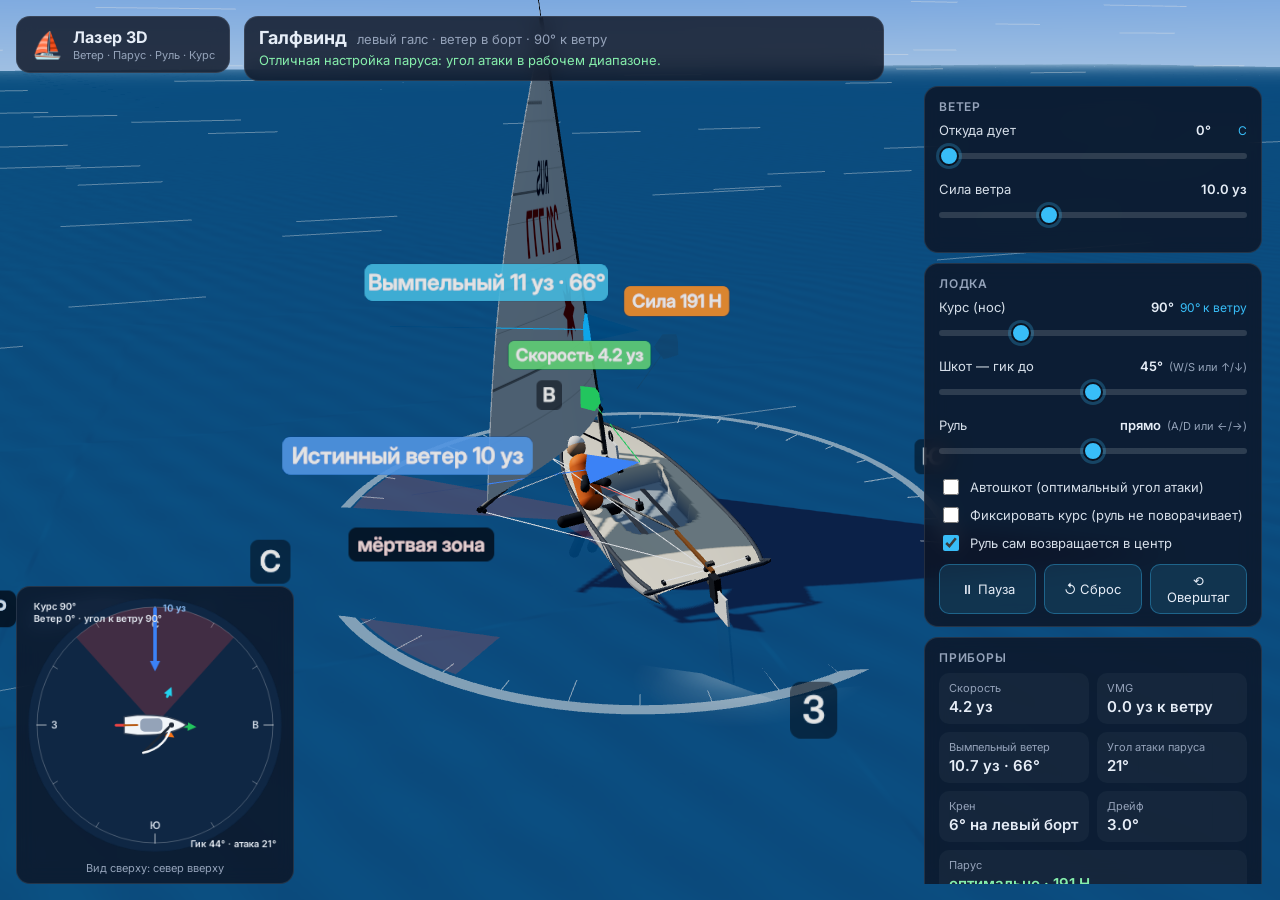
<file: laser-sailing-sim/index.html>
<!doctype html>
<html lang="ru">
<head>
<meta charset="utf-8">
<meta name="viewport" content="width=device-width, initial-scale=1, maximum-scale=1">
<title>Лазер 3D — как управлять швертботом</title>
<meta name="description" content="Интерактивный 3D-тренажёр: ветер, парус, руль и курс швертбота класса Лазер.">
<link rel="preconnect" href="https://fonts.googleapis.com">
<link href="https://fonts.googleapis.com/css2?family=Inter:wght@400;500;600;700&display=swap" rel="stylesheet">
<link rel="stylesheet" href="style.css">
<script type="importmap">
{
  "imports": {
    "three": "./vendor/three.module.min.js",
    "three/addons/controls/OrbitControls.js": "./vendor/OrbitControls.js"
  }
}
</script>
</head>
<body>
<div id="app">
  <canvas id="scene"></canvas>

  <header id="topbar">
    <div class="brand">
      <span class="logo">⛵</span>
      <div>
        <div class="title">Лазер&nbsp;3D</div>
        <div class="subtitle">Ветер · Парус · Руль · Курс</div>
      </div>
    </div>
    <div id="status" class="status">
      <div class="status-main">
        <span id="pos-name" class="pos-name">Галфвинд</span>
        <span id="tack-name" class="tack">правый галс</span>
      </div>
      <div id="hint" class="hint">Подтяните шкот, пока парус не перестанет заполаскивать</div>
    </div>
    <button id="btn-panel" class="icon-btn" title="Показать/скрыть панель">☰</button>
  </header>

  <aside id="panel">
    <section class="card">
      <h2>Ветер</h2>
      <label class="row">
        <span>Откуда дует <b id="v-windFrom">0°</b> <i id="v-windName">С</i></span>
        <input type="range" id="windFrom" min="0" max="359" step="1" value="0">
      </label>
      <label class="row">
        <span>Сила ветра <b id="v-windSpeed">10 уз</b></span>
        <input type="range" id="windSpeed" min="2" max="25" step="0.5" value="10">
      </label>
    </section>

    <section class="card">
      <h2>Лодка</h2>
      <label class="row">
        <span>Курс (нос) <b id="v-heading">90°</b> <i id="v-twa"></i></span>
        <input type="range" id="heading" min="0" max="359" step="1" value="90">
      </label>
      <label class="row">
        <span>Шкот — гик до <b id="v-sheet">45°</b> <small>(W/S или ↑/↓)</small></span>
        <input type="range" id="sheet" min="0" max="90" step="1" value="45">
      </label>
      <label class="row">
        <span>Руль <b id="v-rudder">прямо</b> <small>(A/D или ←/→)</small></span>
        <input type="range" id="rudder" min="-35" max="35" step="1" value="0" class="center">
      </label>
      <div class="checks">
        <label><input type="checkbox" id="autoSheet"> Автошкот (оптимальный угол атаки)</label>
        <label><input type="checkbox" id="lockHeading"> Фиксировать курс (руль не поворачивает)</label>
        <label><input type="checkbox" id="rudderReturn" checked> Руль сам возвращается в центр</label>
      </div>
      <div class="btns">
        <button id="btn-pause" class="btn">⏸ Пауза</button>
        <button id="btn-reset" class="btn">↺ Сброс</button>
        <button id="btn-tack" class="btn" title="Автоматически повернуть оверштаг">⟲ Оверштаг</button>
      </div>
    </section>

    <section class="card">
      <h2>Приборы</h2>
      <div class="grid">
        <div class="stat"><span>Скорость</span><b id="s-speed">0.0 уз</b></div>
        <div class="stat"><span>VMG</span><b id="s-vmg">0.0 уз</b></div>
        <div class="stat"><span>Вымпельный ветер</span><b id="s-aws">10 уз · 90°</b></div>
        <div class="stat"><span>Угол атаки паруса</span><b id="s-aoa">0°</b></div>
        <div class="stat"><span>Крен</span><b id="s-heel">0°</b></div>
        <div class="stat"><span>Дрейф</span><b id="s-leeway">0°</b></div>
        <div class="stat wide"><span>Парус</span><b id="s-sail">—</b></div>
      </div>
    </section>

    <section class="card">
      <h2>Вид</h2>
      <div class="seg" id="cam-seg">
        <button data-cam="chase" class="active">За лодкой</button>
        <button data-cam="top">Сверху</button>
        <button data-cam="side">Сбоку</button>
        <button data-cam="free">Свободно</button>
      </div>
      <div class="checks">
        <label><input type="checkbox" id="showTrue" checked> <span class="sw" style="--c:#3b82f6"></span>Истинный ветер</label>
        <label><input type="checkbox" id="showApp" checked> <span class="sw" style="--c:#22d3ee"></span>Вымпельный ветер</label>
        <label><input type="checkbox" id="showVel" checked> <span class="sw" style="--c:#22c55e"></span>Скорость лодки</label>
        <label><input type="checkbox" id="showForce" checked> <span class="sw" style="--c:#f97316"></span>Сила на парусе</label>
        <label><input type="checkbox" id="showNoGo" checked> <span class="sw" style="--c:#ef4444"></span>Мёртвая зона</label>
        <label><input type="checkbox" id="showStreaks" checked> Струи ветра</label>
      </div>
    </section>

    <section class="card">
      <details>
        <summary>Как это работает</summary>
        <div class="theory">
          <p><b>Ветер</b> задаётся компасным направлением, <em>откуда</em> он дует. Синяя стрелка — истинный ветер. Голубая — вымпельный: тот, что чувствует парус с учётом хода лодки. Чем быстрее лодка, тем сильнее вымпельный ветер заходит вперёд.</p>
          <p><b>Курсы относительно ветра.</b> Левентик (носом в ветер, ±45°) — мёртвая зона, парус полощет и лодка останавливается. Бейдевинд — острый курс против ветра, галфвинд — ветер в борт, бакштаг — ветер сзади-сбоку, фордевинд — ветер в корму.</p>
          <p><b>Шкот</b> ограничивает, насколько гик может уйти под ветер. Парус работает как крыло: нужен угол атаки ≈ 10–25° к вымпельному ветру. Если шкот перетравлен — парус заполаскивает (нет тяги). Если перебран — поток срывается, тяга падает, крен растёт. На фордевинде парус стоит поперёк и работает как парашют.</p>
          <p><b>Руль.</b> Лодка поворачивает туда, куда переложено перо руля. Румпель при этом двигается в <em>противоположную</em> сторону: румпель влево — лодка направо. Руль работает только на ходу: без скорости лодка не слушается.</p>
          <p><b>Галс</b> определяется бортом, с которого дует ветер: ветер справа — правый галс (гик слева). Поворот носом через ветер — оверштаг, кормой — фордевинд (гик резко перелетает!).</p>
          <p><b>Крен и откренивание.</b> Боковая сила на парусе кренит лодку; матрос откренивает, вывешиваясь на наветренный борт. Накренённая лодка сама приводится к ветру — приходится держать руль.</p>
          <p><b>VMG</b> — скорость сближения с ветром (или удаления от него): на лавировке максимум VMG обычно в остром бейдевинде ~45°, а не в самом остром курсе.</p>
        </div>
      </details>
    </section>
    <footer class="foot">Мышь/палец: вращать камеру · колесо: зум · Space — пауза · R — сброс · C — камера</footer>
  </aside>

  <div id="hud">
    <canvas id="minimap" width="300" height="300"></canvas>
    <div class="hud-cap">Вид сверху: север вверху</div>
  </div>

  <div id="touch">
    <div class="t-actions">
      <button id="t-pause" class="t-btn" title="Пауза">⏸</button>
      <button id="t-cam" class="t-btn" title="Камера">📷</button>
      <button id="t-tack" class="t-btn">⟲ Оверштаг</button>
      <button id="t-auto" class="t-btn">Автошкот</button>
      <button id="t-panel" class="t-btn" title="Настройки">☰</button>
    </div>
    <div class="t-wind">
      <button id="t-windL" class="t-btn">↺ −10°</button>
      <button id="t-windChip" class="t-chip">Ветер 0° С · 10 уз</button>
      <button id="t-windR" class="t-btn">+10° ↻</button>
    </div>
    <div class="t-pads">
      <div id="t-rudder" class="pad pad-h">
        <div class="pad-label"><span>← Руль →</span><b id="t-rudder-val">прямо</b></div>
        <div class="pad-track"><div class="pad-center"></div><div class="pad-thumb" id="t-rudder-thumb"></div></div>
        <div class="pad-sub">тяни влево/вправо — отпусти, вернётся</div>
      </div>
      <div id="t-sheet" class="pad pad-v">
        <div class="pad-label"><span>Шкот</span><b id="t-sheet-val">45°</b></div>
        <div class="pad-track"><div class="pad-thumb" id="t-sheet-thumb"></div></div>
        <div class="pad-sub">▲ подобрать<br>▼ потравить</div>
      </div>
    </div>
  </div>

  <div id="loading"><div class="spinner"></div><div>Загружаем лодку…</div></div>
</div>
<script type="module" src="js/main.js"></script>
</body>
</html>
</file>
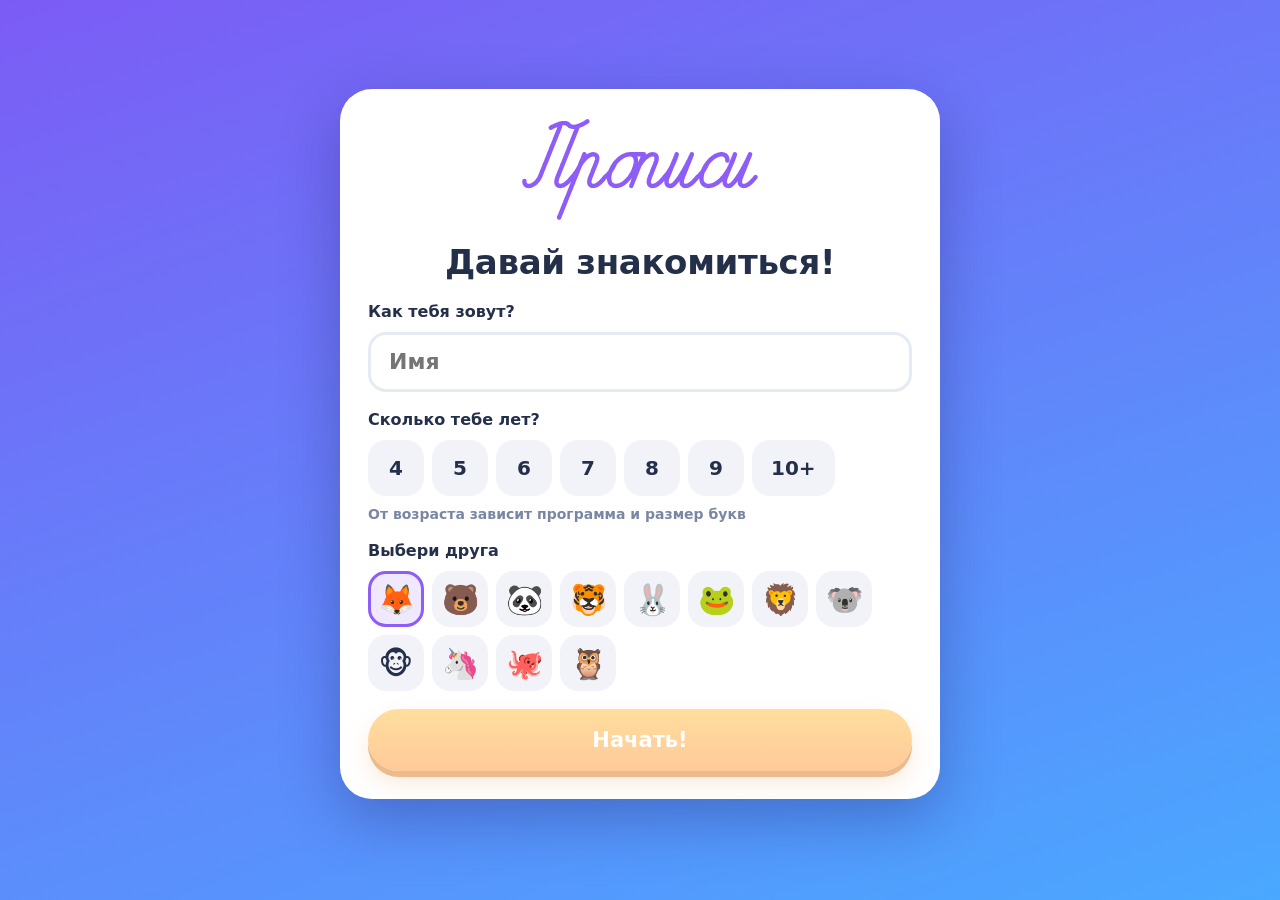
<file: propisi/index.html>
<!doctype html>
<html lang="ru">
<head>
<meta charset="utf-8">
<meta name="viewport" content="width=device-width, initial-scale=1, maximum-scale=1, user-scalable=no, viewport-fit=cover">
<title>Прописи — учимся писать буквы</title>
<meta name="description" content="Прописи для детей: печатные и прописные русские буквы, слова и предложения. Пишем стилусом на планшете.">
<meta name="theme-color" content="#7c5cf5">
<meta name="apple-mobile-web-app-capable" content="yes">
<meta name="mobile-web-app-capable" content="yes">
<meta name="apple-mobile-web-app-status-bar-style" content="black-translucent">
<meta name="apple-mobile-web-app-title" content="Прописи">
<meta name="format-detection" content="telephone=no">
<link rel="manifest" href="manifest.webmanifest">
<link rel="icon" href="icons/icon.svg" type="image/svg+xml">
<link rel="apple-touch-icon" href="icons/icon-180.png">
<link rel="stylesheet" href="css/style.css">
</head>
<body>
<div id="app"></div>
<noscript>Для работы прописей нужен JavaScript.</noscript>
<script type="module" src="js/app.js"></script>
</body>
</html>
</file>
<file: laser-sailing-sim/style.css>
:root{
  --bg:#0b1220; --panel:rgba(13,20,36,.82); --card:rgba(255,255,255,.04);
  --border:rgba(255,255,255,.1); --text:#e6edf7; --muted:#95a3ba; --accent:#38bdf8;
  --good:#22c55e; --warn:#f59e0b; --bad:#ef4444;
  --radius:14px;
}
*{box-sizing:border-box}
html,body{margin:0;height:100%;background:var(--bg);color:var(--text);font-family:Inter,system-ui,-apple-system,Segoe UI,Roboto,sans-serif;font-size:14px;overflow:hidden}
#app{position:relative;width:100%;height:100%}
#scene{position:absolute;inset:0;width:100%;height:100%;display:block;touch-action:none}

#topbar{position:absolute;left:16px;top:16px;right:16px;display:flex;align-items:flex-start;gap:14px;pointer-events:none;z-index:5}
#topbar>*{pointer-events:auto}
.brand{display:flex;align-items:center;gap:10px;background:var(--panel);backdrop-filter:blur(10px);border:1px solid var(--border);border-radius:var(--radius);padding:10px 14px}
.brand .logo{font-size:26px}
.brand .title{font-weight:700;font-size:16px;letter-spacing:.2px}
.brand .subtitle{color:var(--muted);font-size:11px;margin-top:1px}
.status{flex:1;max-width:640px;background:var(--panel);backdrop-filter:blur(10px);border:1px solid var(--border);border-radius:var(--radius);padding:10px 14px;min-width:0}
.status-main{display:flex;align-items:baseline;gap:10px;flex-wrap:wrap}
.pos-name{font-weight:700;font-size:18px}
.tack{color:var(--muted);font-size:13px}
.hint{margin-top:4px;font-size:13px;color:#cbd5e1;line-height:1.35}
.hint.good{color:#86efac}.hint.warn{color:#fcd34d}.hint.bad{color:#fca5a5}
.icon-btn{display:none;background:var(--panel);border:1px solid var(--border);color:var(--text);border-radius:12px;width:44px;height:44px;font-size:20px;cursor:pointer}

#panel{position:absolute;right:16px;top:86px;bottom:16px;width:340px;overflow-y:auto;display:flex;flex-direction:column;gap:10px;z-index:4;scrollbar-width:thin;padding-right:2px}
.card{background:var(--panel);backdrop-filter:blur(10px);border:1px solid var(--border);border-radius:var(--radius);padding:12px 14px}
.card h2{margin:0 0 8px;font-size:12px;text-transform:uppercase;letter-spacing:.8px;color:var(--muted);font-weight:600}
.row{display:block;margin:8px 0}
.row>span{display:flex;justify-content:space-between;align-items:baseline;gap:6px;font-size:13px;color:#d6dee9;margin-bottom:4px}
.row>span b{color:var(--text);font-weight:600;margin-left:auto}
.row>span i{color:var(--accent);font-style:normal;font-size:12px;min-width:30px;text-align:right}
.row>span small{color:var(--muted);font-size:11px}
input[type=range]{width:100%;appearance:none;height:28px;background:transparent;margin:0;cursor:pointer}
input[type=range]::-webkit-slider-runnable-track{height:6px;border-radius:3px;background:rgba(255,255,255,.14)}
input[type=range]::-moz-range-track{height:6px;border-radius:3px;background:rgba(255,255,255,.14)}
input[type=range]::-webkit-slider-thumb{appearance:none;width:20px;height:20px;border-radius:50%;background:var(--accent);border:2px solid #0b1220;margin-top:-7px;box-shadow:0 0 0 3px rgba(56,189,248,.25)}
input[type=range]::-moz-range-thumb{width:18px;height:18px;border-radius:50%;background:var(--accent);border:2px solid #0b1220}
input[type=range].center::-webkit-slider-runnable-track{background:linear-gradient(90deg,rgba(255,255,255,.14) 0 49%,rgba(255,255,255,.6) 49% 51%,rgba(255,255,255,.14) 51%)}
.checks{display:flex;flex-direction:column;gap:6px;margin-top:8px}
.checks label{display:flex;align-items:center;gap:8px;font-size:13px;color:#d6dee9;cursor:pointer}
.checks input{accent-color:var(--accent);width:16px;height:16px}
.sw{display:inline-block;width:14px;height:4px;border-radius:2px;background:var(--c);margin-right:2px}
.btns{display:flex;gap:8px;margin-top:10px;flex-wrap:wrap}
.btn{flex:1;min-width:90px;background:rgba(56,189,248,.14);border:1px solid rgba(56,189,248,.35);color:var(--text);border-radius:10px;padding:8px 10px;font-size:13px;cursor:pointer;font-family:inherit}
.btn:hover{background:rgba(56,189,248,.26)}
.btn.active{background:var(--accent);color:#06121f;font-weight:600}
.grid{display:grid;grid-template-columns:1fr 1fr;gap:8px}
.stat{background:var(--card);border-radius:10px;padding:8px 10px;display:flex;flex-direction:column;gap:2px}
.stat span{font-size:11px;color:var(--muted)}
.stat b{font-size:15px;font-weight:600}
.stat.wide{grid-column:1/-1}
.stat b.good{color:#86efac}.stat b.warn{color:#fcd34d}.stat b.bad{color:#fca5a5}
.seg{display:flex;background:rgba(255,255,255,.06);border-radius:10px;padding:3px;gap:3px}
.seg button{flex:1;background:transparent;border:0;color:var(--muted);padding:7px 4px;border-radius:8px;cursor:pointer;font-size:12px;font-family:inherit}
.seg button.active{background:var(--accent);color:#06121f;font-weight:600}
details summary{cursor:pointer;font-weight:600;font-size:13px;list-style:none;display:flex;align-items:center;gap:6px}
details summary::before{content:"▸";color:var(--accent);transition:transform .2s}
details[open] summary::before{transform:rotate(90deg)}
.theory{color:#cbd5e1;font-size:13px;line-height:1.5}
.theory p{margin:8px 0}
.theory b{color:var(--text)}
.foot{color:var(--muted);font-size:11px;text-align:center;padding:4px 6px 2px;line-height:1.4}

#hud{position:absolute;left:16px;bottom:16px;z-index:4;background:var(--panel);backdrop-filter:blur(10px);border:1px solid var(--border);border-radius:var(--radius);padding:8px}
#minimap{display:block;width:260px;height:260px;border-radius:10px}
.hud-cap{color:var(--muted);font-size:11px;text-align:center;margin-top:6px}

#loading{position:absolute;inset:0;display:flex;flex-direction:column;align-items:center;justify-content:center;gap:14px;background:var(--bg);z-index:20;color:var(--muted);transition:opacity .5s}
#loading.hide{opacity:0;pointer-events:none}
.spinner{width:36px;height:36px;border:3px solid rgba(255,255,255,.12);border-top-color:var(--accent);border-radius:50%;animation:spin 1s linear infinite}
@keyframes spin{to{transform:rotate(360deg)}}

/* ---------- сенсорное управление ---------- */
#touch{display:none;position:absolute;left:0;right:0;bottom:0;z-index:6;padding:8px 10px calc(10px + env(safe-area-inset-bottom));flex-direction:column;gap:8px;pointer-events:none}
#touch>*{pointer-events:auto}
.t-actions,.t-wind{display:flex;gap:6px;justify-content:center;flex-wrap:nowrap}
.t-btn{flex:0 1 auto;min-width:44px;height:42px;padding:0 12px;border-radius:12px;background:rgba(13,20,36,.78);backdrop-filter:blur(8px);border:1px solid var(--border);color:var(--text);font:600 13px Inter,system-ui,sans-serif;cursor:pointer;touch-action:manipulation;white-space:nowrap}
.t-btn.active{background:var(--accent);color:#06121f;border-color:transparent}
.t-chip{flex:1;height:42px;border-radius:12px;background:rgba(13,20,36,.78);backdrop-filter:blur(8px);border:1px solid rgba(59,130,246,.5);color:#bfdbfe;font:600 13px Inter,system-ui,sans-serif;touch-action:manipulation}
.t-pads{display:flex;gap:10px;align-items:stretch}
.pad{background:rgba(13,20,36,.78);backdrop-filter:blur(8px);border:1px solid var(--border);border-radius:16px;padding:8px 10px;display:flex;flex-direction:column;gap:6px;touch-action:none;user-select:none;-webkit-user-select:none}
.pad-h{flex:1}
.pad-v{width:96px;align-items:center}
.pad-label{display:flex;justify-content:space-between;align-items:baseline;font-size:12px;color:#cbd5e1;width:100%}
.pad-label b{color:var(--text);font-size:13px}
.pad-sub{font-size:10px;color:var(--muted);text-align:center;line-height:1.25}
.pad-track{position:relative;background:rgba(255,255,255,.1);border-radius:999px}
.pad-h .pad-track{height:56px;width:100%}
.pad-v .pad-track{width:56px;flex:1;min-height:120px}
.pad-center{position:absolute;left:50%;top:8px;bottom:8px;width:2px;margin-left:-1px;background:rgba(255,255,255,.35);border-radius:1px}
.pad-thumb{position:absolute;width:48px;height:48px;border-radius:50%;background:var(--accent);box-shadow:0 2px 10px rgba(0,0,0,.35),0 0 0 4px rgba(56,189,248,.22);top:50%;left:50%;transform:translate(-50%,-50%)}
.pad-v .pad-thumb{background:#f59e0b;box-shadow:0 2px 10px rgba(0,0,0,.35),0 0 0 4px rgba(245,158,11,.22)}
.pad.active .pad-track{background:rgba(255,255,255,.18)}
#hud.min #minimap{display:none}
#hud.min .hud-cap{display:block}

@media (max-width:900px), (pointer:coarse) and (max-width:1200px){
  #touch{display:flex}
  .icon-btn{display:none}
  #topbar{left:10px;right:10px;top:10px;flex-wrap:wrap;gap:6px}
  .brand{padding:6px 10px}
  .brand .logo{font-size:20px}
  .brand .title{font-size:14px}
  .brand .subtitle{display:none}
  .status{flex-basis:100%;max-width:none;padding:7px 10px}
  .pos-name{font-size:15px}
  .tack{font-size:11px}
  .hint{font-size:12px;margin-top:2px}
  #panel{top:auto;bottom:0;right:0;left:0;width:auto;max-height:70vh;padding:10px 12px calc(12px + env(safe-area-inset-bottom));background:rgba(9,14,26,.92);border-radius:var(--radius) var(--radius) 0 0;transform:translateY(calc(100% + 20px));transition:transform .3s;z-index:7}
  #panel::before{content:"";display:block;width:44px;height:4px;border-radius:2px;background:rgba(255,255,255,.3);margin:0 auto 2px}
  #panel.open{transform:none}
  #panel.open ~ #touch{display:none}
  #panel .card{background:rgba(255,255,255,.05)}
  #panel .foot{display:none}
  #hud{bottom:auto;top:118px;left:10px;padding:4px}
  #minimap{width:132px;height:132px}
  .hud-cap{display:none}
  #hud.min{padding:6px 10px}
  #hud.min .hud-cap{font-size:11px}
}
@media (max-width:900px) and (max-height:700px){
  #hud{display:none}
  .pad-v .pad-track{min-height:90px}
  .pad-sub{display:none}
}
</file>
<file: propisi/css/style.css>
:root {
  --bg1: #7c5cf5; --bg2: #4aa8ff; --ink: #24304a; --mute: #7a86a3; --card: #fff; --line: #e6eaf3;
  --r: 26px; --sh: 0 10px 30px rgba(40, 30, 110, .16); --c: #8e5cf7;
  --sat: env(safe-area-inset-top, 0px); --sab: env(safe-area-inset-bottom, 0px); --sal: env(safe-area-inset-left, 0px); --sar: env(safe-area-inset-right, 0px);
}
* { box-sizing: border-box; -webkit-tap-highlight-color: transparent; }
html, body { height: 100%; margin: 0; overscroll-behavior: none; }
body {
  font-family: ui-rounded, "SF Pro Rounded", "Nunito", "Segoe UI", system-ui, -apple-system, Roboto, sans-serif;
  color: var(--ink); background: linear-gradient(160deg, var(--bg1), var(--bg2)) fixed; font-size: 17px; line-height: 1.3;
  -webkit-user-select: none; user-select: none; -webkit-touch-callout: none; -webkit-text-size-adjust: 100%;
}
#app { height: 100%; }
button { font: inherit; color: inherit; border: 0; background: none; padding: 0; cursor: pointer; touch-action: manipulation; }
button:disabled { opacity: .45; }
h1 { font-size: clamp(24px, 4vw, 34px); margin: 0; font-weight: 800; letter-spacing: -.01em; }
h2 { font-size: 20px; margin: 26px 4px 12px; color: #fff; font-weight: 800; }
small { color: var(--mute); font-size: .8em; font-weight: 600; }
.ic { width: 1.4em; height: 1.4em; flex: none; }
.glyph { display: block; max-width: 100%; max-height: 100%; }

.screen { min-height: 100%; padding: calc(16px + var(--sat)) calc(20px + var(--sar)) calc(28px + var(--sab)) calc(20px + var(--sal)); max-width: 1180px; margin: 0 auto; }
.screen.center { display: flex; flex-direction: column; align-items: center; justify-content: center; gap: 22px; }

/* кнопки */
.round { width: 52px; height: 52px; border-radius: 50%; background: #fff; display: grid; place-items: center; box-shadow: 0 4px 14px rgba(40, 30, 110, .16); flex: none; transition: transform .12s; color: var(--ink); }
.round:active, .pill:active, .big:active, .go:active, .tile:active, .card:active, .hero:active, .who-card:active { transform: scale(.95); }
.round.ghost { box-shadow: none; background: #f1f3f9; }
.pill { height: 52px; padding: 0 18px; border-radius: 26px; background: #fff; display: inline-flex; align-items: center; gap: 8px; font-weight: 800; box-shadow: 0 4px 14px rgba(40, 30, 110, .16); transition: transform .12s; }
.pill.gold { background: #fff7d6; color: #a86a00; }
.big { min-height: 62px; padding: 0 34px; border-radius: 31px; background: linear-gradient(180deg, #ffb72b, #ff8a1f); color: #fff; font-weight: 800; font-size: 21px; display: inline-flex; align-items: center; justify-content: center; gap: 8px; box-shadow: 0 6px 0 #d96a00, 0 12px 22px rgba(217, 106, 0, .3); transition: transform .12s; }
.big:active { box-shadow: 0 2px 0 #d96a00; transform: translateY(4px); }
.link { color: var(--mute); font-weight: 700; padding: 10px 12px; display: inline-flex; gap: 6px; align-items: center; font-size: 15px; }
.link.danger { color: #e0457b; }

/* шапка */
.top { display: flex; align-items: center; gap: 12px; margin-bottom: 18px; }
.top-r { margin-left: auto; display: flex; gap: 10px; align-items: center; }
.me { display: flex; align-items: center; gap: 12px; text-align: left; color: #fff; min-width: 0; flex: 1; }
.me > span:last-child { min-width: 0; }
.me b { display: block; font-size: clamp(19px, 3vw, 26px); font-weight: 800; white-space: nowrap; overflow: hidden; text-overflow: ellipsis; }
.me small { color: rgba(255, 255, 255, .8); }
.ava { width: 60px; height: 60px; border-radius: 50%; background: #fff; display: grid; place-items: center; font-size: 36px; box-shadow: 0 4px 14px rgba(40, 30, 110, .2); flex: none; }
.ttl { color: #fff; min-width: 0; flex: 1; }
.ttl b { display: block; font-size: clamp(20px, 3vw, 28px); font-weight: 800; }
.ttl small { color: rgba(255, 255, 255, .85); }

/* главная */
.hero { width: 100%; display: flex; align-items: center; gap: 22px; padding: 20px 26px; border-radius: var(--r); background: #fff; box-shadow: var(--sh); text-align: left; transition: transform .12s; position: relative; overflow: hidden; }
.hero-art { width: 112px; height: 112px; border-radius: 26px; background: var(--c); padding: 18px; display: grid; place-items: center; flex: none; font-size: 54px; box-shadow: inset 0 -6px 0 rgba(0, 0, 0, .13); }
.hero-art .glyph { height: 100%; width: 100%; }
.hero-txt { flex: 1; min-width: 0; }
.hero-txt b { display: block; font-size: clamp(22px, 3.4vw, 32px); font-weight: 800; }
.hero-go { min-height: 58px; padding: 0 26px; border-radius: 29px; background: linear-gradient(180deg, #ffb72b, #ff8a1f); color: #fff; font-weight: 800; font-size: 20px; display: inline-flex; align-items: center; gap: 6px; box-shadow: 0 5px 0 #d96a00; animation: bob 1.6s ease-in-out infinite; }
@keyframes bob { 50% { transform: translateY(-4px); } }
.cards { display: grid; grid-template-columns: repeat(auto-fill, minmax(290px, 1fr)); gap: 16px; }
.card { background: #fff; border-radius: var(--r); box-shadow: var(--sh); display: flex; align-items: stretch; text-align: left; overflow: hidden; transition: transform .12s; min-height: 124px; }
.card-art { width: 112px; background: var(--c); padding: 20px 16px; display: grid; place-items: center; flex: none; box-shadow: inset -6px 0 0 rgba(0, 0, 0, .1); }
.card-art .glyph { width: 100%; max-height: 76px; }
.card-txt { padding: 16px 18px; flex: 1; min-width: 0; display: flex; flex-direction: column; justify-content: center; }
.card-txt b { font-size: 19px; font-weight: 800; overflow-wrap: anywhere; }
.card-txt em { font-style: normal; font-size: 13px; color: var(--mute); font-weight: 700; }
.bar { height: 10px; border-radius: 5px; background: #edf0f7; margin: 10px 0 5px; overflow: hidden; }
.bar i { display: block; height: 100%; background: var(--c); border-radius: 5px; min-width: 0; }
.cards.more .card { opacity: .93; }

/* раздел */
.tiles { display: grid; grid-template-columns: repeat(auto-fill, minmax(128px, 1fr)); gap: 14px; }
.tiles.wide { grid-template-columns: repeat(auto-fill, minmax(230px, 1fr)); }
.tile { position: relative; background: #fff; border-radius: 22px; box-shadow: 0 6px 18px rgba(40, 30, 110, .14); padding: 14px 10px 10px; display: flex; flex-direction: column; align-items: center; gap: 4px; min-height: 150px; transition: transform .12s; }
.tile .num { position: absolute; top: 8px; left: 12px; font-size: 12px; font-weight: 800; color: #b6bfd3; }
.tile-g { height: 68px; width: 100%; display: grid; place-items: center; padding: 0 8px; }
.tile-g .glyph { height: 68px; }
.tile-e { position: absolute; top: 6px; right: 8px; font-size: 22px; }
.tile-emoji { font-size: 46px; line-height: 1.15; }
.tile-t { font-weight: 800; font-size: 18px; text-align: center; }
.tile-s { font-size: 13px; color: var(--mute); font-weight: 700; text-align: center; }
.tile.next { outline: 4px solid #ffb72b; animation: pulse 1.6s ease-in-out infinite; }
@keyframes pulse { 50% { box-shadow: 0 0 0 9px rgba(255, 183, 43, .35); } }
.tile.done { background: #fffdf2; }
.stars { display: inline-flex; gap: 2px; margin-top: auto; }
.stars i { font-style: normal; color: #dfe4ee; font-size: 20px; line-height: 1; }
.stars i.on { color: #ffbe1a; text-shadow: 0 1px 0 #d99400; }
.stars.huge i { font-size: clamp(52px, 9vw, 76px); }
.stars.huge i.on { animation: starin .5s cubic-bezier(.3, 1.8, .5, 1) backwards; }
.stars.huge i:nth-child(2) { animation-delay: .22s; transform: translateY(-10px); }
.stars.huge i:nth-child(3) { animation-delay: .44s; }
@keyframes starin { from { transform: scale(0) rotate(-40deg); opacity: 0; } }

/* альбом */
.stickers { display: grid; grid-template-columns: repeat(auto-fill, minmax(104px, 1fr)); gap: 12px; }
.sticker { background: rgba(255, 255, 255, .35); border: 3px dashed rgba(255, 255, 255, .7); border-radius: 22px; padding: 12px 6px; text-align: center; color: #fff; }
.sticker span { display: block; font-size: 44px; line-height: 1.2; opacity: .7; font-weight: 800; }
.sticker b { display: block; font-size: 18px; }
.sticker small { color: inherit; opacity: .85; }
.sticker.got { background: #fff; border: 3px solid #fff; color: var(--ink); box-shadow: 0 6px 18px rgba(40, 30, 110, .14); transform: rotate(-1.5deg); }
.sticker.got:nth-child(2n) { transform: rotate(1.5deg); }
.sticker.got span { opacity: 1; }
.sticker.got small { color: var(--mute); }

/* профили и формы */
.logo { width: min(340px, 70vw); }
.who h1 { color: #fff; }
.who-list { display: flex; flex-wrap: wrap; gap: 16px; justify-content: center; }
.who-card { width: 168px; padding: 20px 12px; border-radius: var(--r); background: #fff; box-shadow: var(--sh); display: flex; flex-direction: column; align-items: center; gap: 6px; transition: transform .12s; }
.who-card .ava { width: 84px; height: 84px; font-size: 52px; background: #f3f0ff; box-shadow: none; }
.who-card b { font-size: 20px; font-weight: 800; }
.who-card.add { background: rgba(255, 255, 255, .25); color: #fff; border: 3px dashed rgba(255, 255, 255, .8); box-shadow: none; }
.who-card.add .ava { background: rgba(255, 255, 255, .3); color: #fff; font-size: 30px; }
.panel { background: #fff; border-radius: 32px; box-shadow: 0 20px 60px rgba(30, 20, 90, .3); padding: 28px; position: relative; width: min(600px, 100%); }
.form { display: flex; flex-direction: column; gap: 18px; align-items: stretch; text-align: center; }
.form .logo { margin: 0 auto; width: min(240px, 60vw); }
.corner { position: absolute; top: 16px; left: 16px; z-index: 2; }
.fld { display: flex; flex-direction: column; gap: 9px; text-align: left; }
.fld > span { font-weight: 800; font-size: 16px; }
.fld input:not([type=checkbox]) { font: inherit; font-size: 22px; font-weight: 700; padding: 13px 18px; border-radius: 18px; border: 3px solid var(--line); outline: none; color: var(--ink); -webkit-user-select: text; user-select: text; width: 100%; }
.fld input:focus { border-color: #8e5cf7; }
.chips { display: flex; flex-wrap: wrap; gap: 8px; }
.chips button { min-width: 56px; height: 56px; padding: 0 16px; border-radius: 18px; background: #f1f3f9; font-weight: 800; font-size: 20px; border: 3px solid transparent; }
.chips.avas button { font-size: 30px; padding: 0; width: 56px; }
.chips button.on { background: #efe8ff; border-color: #8e5cf7; color: #5a2fd0; }
.hint { margin: 0; color: var(--mute); font-size: 14px; font-weight: 600; }
.sw { display: flex; align-items: center; gap: 12px; font-weight: 700; padding: 5px 0; }
.sw input { position: absolute; opacity: 0; }
.sw i { width: 54px; height: 32px; border-radius: 16px; background: #d9deea; position: relative; transition: .2s; flex: none; }
.sw i::after { content: ''; position: absolute; top: 3px; left: 3px; width: 26px; height: 26px; border-radius: 50%; background: #fff; transition: .2s; box-shadow: 0 2px 5px rgba(0, 0, 0, .2); }
.sw input:checked + i { background: #2fc27c; }
.sw input:checked + i::after { left: 25px; }
.row-btns { display: flex; flex-wrap: wrap; justify-content: center; gap: 4px; }

/* урок */
.lesson { height: 100%; min-height: 0; max-width: none; display: flex; flex-direction: column; gap: 10px; padding: calc(10px + var(--sat)) calc(12px + var(--sar)) calc(12px + var(--sab)) calc(12px + var(--sal)); overflow: hidden; }
.lbar { display: flex; align-items: center; gap: 10px; flex: none; }
.ltitle { display: flex; align-items: center; gap: 10px; height: 52px; padding: 0 16px 0 8px; border-radius: 26px; background: rgba(255, 255, 255, .22); color: #fff; min-width: 0; text-align: left; }
.lt-e { font-size: 30px; }
.lt-t { min-width: 0; display: flex; flex-direction: column; gap: 4px; }
.lt-t b { font-weight: 800; white-space: nowrap; overflow: hidden; text-overflow: ellipsis; font-size: 18px; }
#pg { display: flex; gap: 5px; }
#pg i { width: 16px; height: 6px; border-radius: 3px; background: rgba(255, 255, 255, .35); }
#pg i.d { background: #ffd23f; } #pg i.c { background: #fff; width: 26px; }
.tools { margin-left: auto; display: flex; align-items: center; gap: 8px; }
.inks { display: flex; gap: 6px; background: rgba(255, 255, 255, .22); padding: 7px 9px; border-radius: 26px; }
.ink { width: 34px; height: 38px; border-radius: 50%; background: var(--i); border: 3px solid #fff; transition: transform .12s; }
.ink.on { transform: scale(1.2); box-shadow: 0 0 0 3px rgba(255, 255, 255, .55); }
.go { height: 52px; padding: 0 16px 0 22px; border-radius: 26px; background: #fff; color: var(--ink); font-weight: 800; display: inline-flex; align-items: center; gap: 4px; box-shadow: 0 4px 14px rgba(40, 30, 110, .16); transition: transform .12s, background .3s; }
.go.ready { background: linear-gradient(180deg, #ffb72b, #ff8a1f); color: #fff; animation: bob 1s ease-in-out infinite; }
.nb { flex: 1; min-height: 0; position: relative; }
.nb-paper { position: absolute; inset: 0; border-radius: 22px; overflow: hidden; background: #fffdf7; box-shadow: 0 14px 40px rgba(30, 20, 90, .28); touch-action: none; }
.nb-paper canvas { position: absolute; left: 0; top: 0; touch-action: none; }
.nb-fx { pointer-events: none; }
.nb-bg { pointer-events: none; }
.nb-ink { z-index: 2; cursor: crosshair; }
.nb-fx { z-index: 3; }
.pops { position: fixed; inset: 0; pointer-events: none; z-index: 20; }
.pop { position: absolute; transform: translate(-50%, -50%); font-size: 26px; animation: popup 1s ease-out forwards; white-space: nowrap; }
@keyframes popup { 0% { transform: translate(-50%, -30%) scale(.3); opacity: 0; } 25% { transform: translate(-50%, -70%) scale(1.25); opacity: 1; } 100% { transform: translate(-50%, -170%) scale(1); opacity: 0; } }

/* всплывающие окна */
.overlay { position: fixed; inset: 0; z-index: 30; background: rgba(40, 28, 110, .55); backdrop-filter: blur(6px); -webkit-backdrop-filter: blur(6px); display: grid; place-items: center; padding: calc(14px + var(--sat)) 14px calc(14px + var(--sab)); animation: fade .25s; }
@keyframes fade { from { opacity: 0; } }
.overlay .panel { animation: rise .35s cubic-bezier(.3, 1.4, .5, 1); max-height: 100%; display: flex; flex-direction: column; }
@keyframes rise { from { transform: translateY(30px) scale(.94); opacity: 0; } }
.intro { width: min(760px, 100%); gap: 16px; }
.intro-top { display: flex; align-items: center; gap: 16px; padding-left: 62px; }
.intro-top > div { flex: 1; min-width: 0; }
.intro-top h1 { font-size: clamp(28px, 5vw, 44px); }
.intro-top mark { background: none; color: var(--c); }
.intro-e { font-size: clamp(48px, 8vw, 72px); line-height: 1; }
.intro-board { position: relative; height: min(42vh, 330px); min-height: 120px; border-radius: 22px; background: #fffdf7; border: 3px solid #e3ebf8; overflow: hidden; flex: 1 1 auto; }
.intro-board canvas { position: absolute; inset: 0; width: 100%; height: 100%; }
.res-btns { display: flex; justify-content: center; align-items: center; gap: 16px; flex-wrap: wrap; }
.big-r { width: 62px; height: 62px; background: #f1f3f9; box-shadow: none; }
.result { text-align: center; align-items: center; gap: 12px; width: min(520px, 100%); overflow: hidden; }
.result p { margin: 0 0 8px; color: var(--mute); font-weight: 700; }
.res-e { font-size: clamp(64px, 12vw, 96px); line-height: 1.1; animation: rise .6s cubic-bezier(.3, 1.8, .5, 1); }
.confetti { position: absolute; inset: 0; width: 100%; height: 100%; pointer-events: none; }

/* телефоны и узкие экраны */
@media (max-width: 760px) {
  .screen { padding-left: calc(14px + var(--sal)); padding-right: calc(14px + var(--sar)); }
  .pill span { display: none; }
  .top-r { gap: 6px; } .top .pill { height: 46px; padding: 0 13px; }
  .ava { width: 48px; height: 48px; font-size: 28px; }
  .hero { padding: 14px; gap: 14px; flex-wrap: wrap; }
  .hero-art { width: 76px; height: 76px; padding: 12px; border-radius: 20px; font-size: 38px; }
  .hero-go { width: 100%; justify-content: center; animation: none; min-height: 52px; }
  .lbar { flex-wrap: wrap; gap: 8px; }
  .ltitle { flex: 1; }
  .tools { width: 100%; margin: 0; justify-content: space-between; gap: 6px; }
  .round { width: 46px; height: 46px; }
  .lbar .round, .go { height: 44px; } .lbar .round { width: 44px; }
  .inks { padding: 5px 7px; gap: 4px; } .ink { width: 26px; height: 30px; }
  .go span { display: none; } .go { padding: 0 14px; }
  .panel { padding: 20px; border-radius: 26px; }
  .tiles { grid-template-columns: repeat(auto-fill, minmax(98px, 1fr)); gap: 10px; }
  .tile { min-height: 128px; } .tile-g, .tile-g .glyph { height: 54px; }
}
@media (max-height: 520px) and (orientation: landscape) {
  .lesson { gap: 6px; padding-top: calc(6px + var(--sat)); }
  .lbar { flex-wrap: nowrap; } .tools { width: auto; margin-left: auto; }
  .lbar .round, .go, .ltitle { height: 40px; } .lbar .round { width: 40px; }
  .ink { width: 22px; height: 26px; } .lt-e { font-size: 22px; } .lt-t b { font-size: 15px; }
  .intro-board { height: 34vh; min-height: 90px; } .intro-e { font-size: 40px; } .intro { gap: 10px; }
  .big { min-height: 50px; font-size: 18px; } .big-r { width: 50px; height: 50px; }
  .res-e { font-size: 48px; } .stars.huge i { font-size: 44px; }
}
</file>
